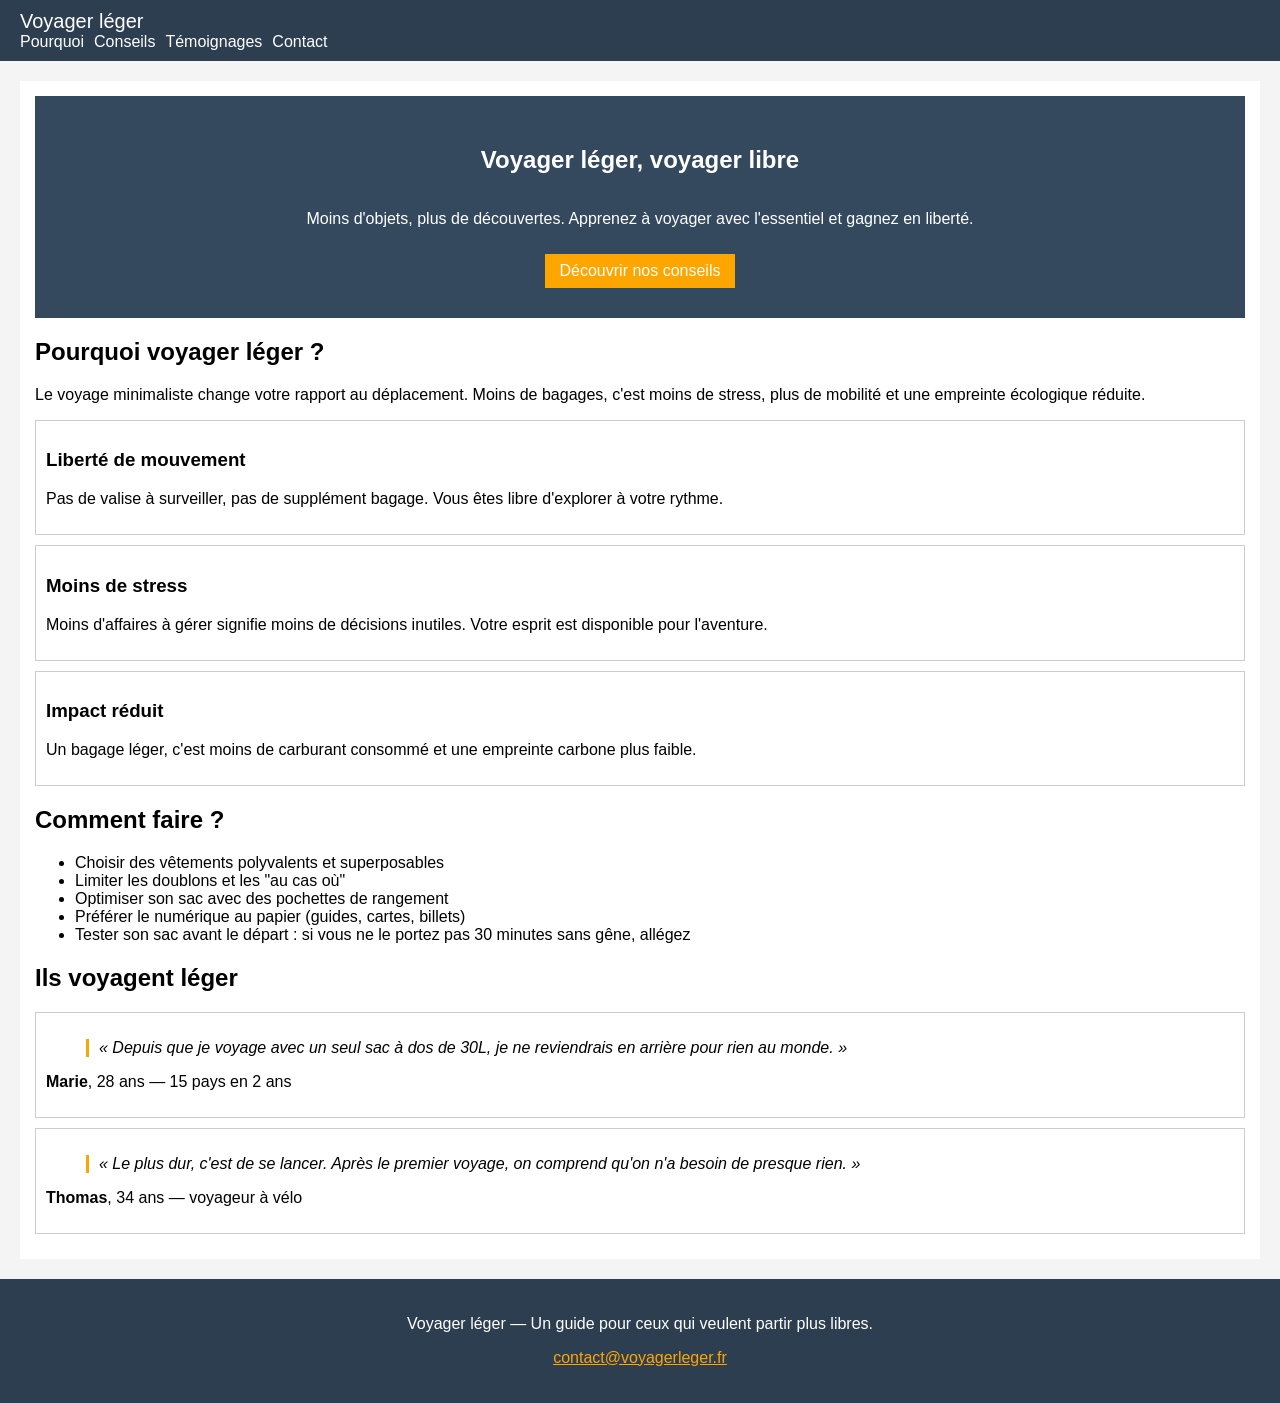
<file: TD2/Index.html>
<!DOCTYPE html>

<html lang="fr"><head><meta http-equiv="Content-Type" content="text/html; charset=UTF-8">
  
  <meta name="viewport" content="width=device-width, initial-scale=1.0">
  <title>Voyager léger — Guide du voyage minimaliste</title>
  <link rel="stylesheet" href="style.css">
</head>
<body>

  <header>
    <nav>
      <a href="https://moodle2025.uca.fr/pluginfile.php/684872/mod_resource/content/1/TD2_HTML.html#" class="logo">Voyager léger</a>
      <ul>
        <li><a href="https://moodle2025.uca.fr/pluginfile.php/684872/mod_resource/content/1/TD2_HTML.html#pourquoi">Pourquoi</a></li>
        <li><a href="https://moodle2025.uca.fr/pluginfile.php/684872/mod_resource/content/1/TD2_HTML.html#conseils">Conseils</a></li>
        <li><a href="https://moodle2025.uca.fr/pluginfile.php/684872/mod_resource/content/1/TD2_HTML.html#temoignages">Témoignages</a></li>
        <li><a href="https://moodle2025.uca.fr/pluginfile.php/684872/mod_resource/content/1/TD2_HTML.html#contact">Contact</a></li>
      </ul>
    </nav>
  </header>

  <main>

    <section class="hero">
      <h1>Voyager léger, voyager libre</h1>
      <p>Moins d'objets, plus de découvertes. Apprenez à voyager avec l'essentiel et gagnez en liberté.</p>
      <a href="https://moodle2025.uca.fr/pluginfile.php/684872/mod_resource/content/1/TD2_HTML.html#conseils">Découvrir nos conseils</a>
    </section>

    <section id="pourquoi">
      <h2>Pourquoi voyager léger ?</h2>
      <p>Le voyage minimaliste change votre rapport au déplacement. Moins de bagages, c'est moins de stress, plus de mobilité et une empreinte écologique réduite.</p>

      <article>
        <h3>Liberté de mouvement</h3>
        <p>Pas de valise à surveiller, pas de supplément bagage. Vous êtes libre d'explorer à votre rythme.</p>
      </article>

      <article>
        <h3>Moins de stress</h3>
        <p>Moins d'affaires à gérer signifie moins de décisions inutiles. Votre esprit est disponible pour l'aventure.</p>
      </article>

      <article>
        <h3>Impact réduit</h3>
        <p>Un bagage léger, c'est moins de carburant consommé et une empreinte carbone plus faible.</p>
      </article>
    </section>

    <section id="conseils">
      <h2>Comment faire ?</h2>
      <ul>
        <li>Choisir des vêtements polyvalents et superposables</li>
        <li>Limiter les doublons et les "au cas où"</li>
        <li>Optimiser son sac avec des pochettes de rangement</li>
        <li>Préférer le numérique au papier (guides, cartes, billets)</li>
        <li>Tester son sac avant le départ : si vous ne le portez pas 30 minutes sans gêne, allégez</li>
      </ul>
    </section>

    <section id="temoignages">
      <h2>Ils voyagent léger</h2>

      <article>
        <blockquote>
          <p>« Depuis que je voyage avec un seul sac à dos de 30L, je ne reviendrais en arrière pour rien au monde. »</p>
        </blockquote>
        <p><strong>Marie</strong>, 28 ans — 15 pays en 2 ans</p>
      </article>

      <article>
        <blockquote>
          <p>« Le plus dur, c'est de se lancer. Après le premier voyage, on comprend qu'on n'a besoin de presque rien. »</p>
        </blockquote>
        <p><strong>Thomas</strong>, 34 ans — voyageur à vélo</p>
      </article>
    </section>

  </main>

  <footer id="contact">
    <p>Voyager léger — Un guide pour ceux qui veulent partir plus libres.</p>
    <p><a href="mailto:contact@voyagerleger.fr">contact@voyagerleger.fr</a></p>
  </footer>



</body></html>
</file>
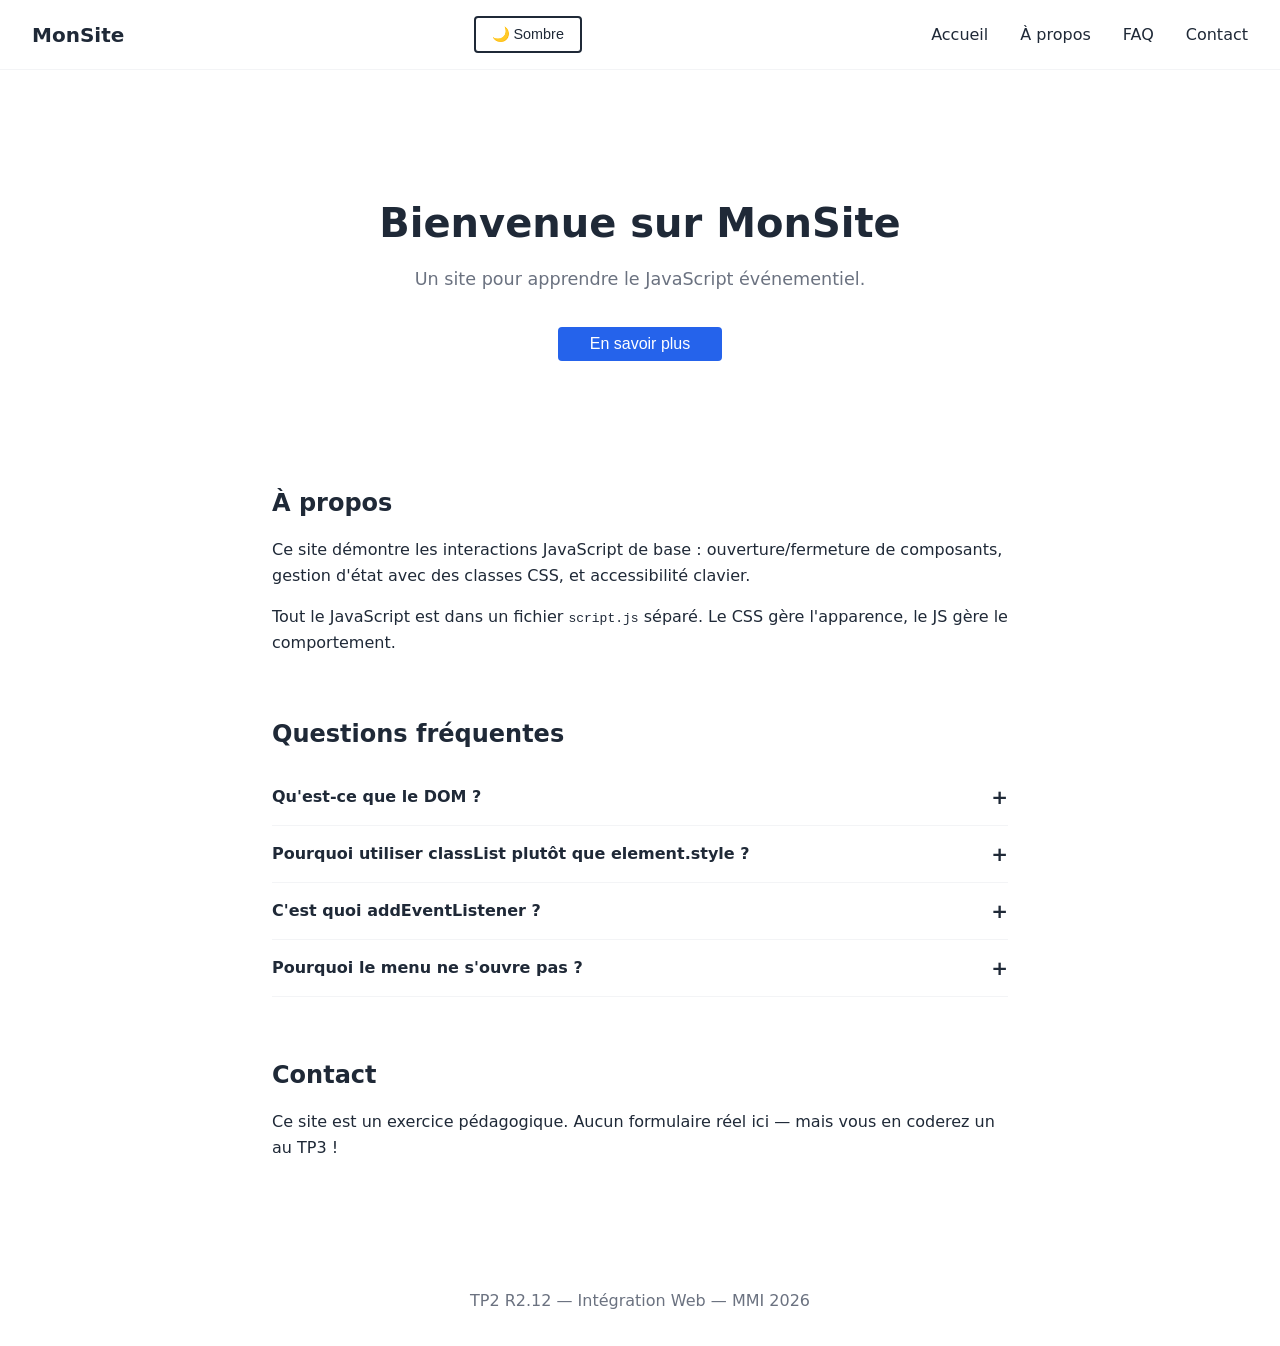
<file: TP2/index.html>
<!DOCTYPE html>
<html lang="fr">
<head>
  <meta charset="UTF-8">
  <meta name="viewport" content="width=device-width, initial-scale=1.0">
  <title>TP2 — JavaScript événementiel</title>
  <style>
    /* ================================
       VARIABLES
       ================================ */
    :root {
      --color-primary: #2563eb;
      --color-text: #1f2937;
      --color-text-light: #6b7280;
      --color-bg: #ffffff;
      --color-bg-alt: #f3f4f6;
      --color-overlay: rgba(0, 0, 0, 0.5);
      --font-base: system-ui, -apple-system, sans-serif;
      --space-sm: 0.5rem;
      --space-md: 1rem;
      --space-lg: 2rem;
      --space-xl: 4rem;
    }

    /* ================================
       THÈME SOMBRE (bonus)
       ================================ */
    .dark {
      --color-primary: #60a5fa;
      --color-text: #e5e7eb;
      --color-text-light: #9ca3af;
      --color-bg: #111827;
      --color-bg-alt: #1f2937;
      --color-overlay: rgba(0, 0, 0, 0.7);
    }

    /* ================================
       BASE
       ================================ */
    *, *::before, *::after {
      box-sizing: border-box;
    }

    body {
      font-family: var(--font-base);
      line-height: 1.6;
      color: var(--color-text);
      background-color: var(--color-bg);
      margin: 0;
      transition: background-color 0.3s, color 0.3s;
    }

    h1, h2, h3 { line-height: 1.2; }

    a {
      color: var(--color-primary);
      text-decoration: none;
    }

    a:hover { text-decoration: underline; }

    /* ================================
       HEADER + NAVIGATION
       ================================ */
    header {
      display: flex;
      justify-content: space-between;
      align-items: center;
      padding: var(--space-md) var(--space-lg);
      border-bottom: 1px solid var(--color-bg-alt);
    }

    .logo {
      font-weight: bold;
      font-size: 1.25rem;
      color: var(--color-text);
      text-decoration: none;
    }

    .header-right {
      display: flex;
      align-items: center;
      gap: var(--space-md);
    }

    /* Bouton menu burger */
    .menu-btn {
      display: none;
      background: none;
      border: 2px solid var(--color-text);
      border-radius: 0.25rem;
      color: var(--color-text);
      font-size: 1.25rem;
      padding: var(--space-sm);
      cursor: pointer;
      line-height: 1;
    }

    /* Bouton thème */
    #theme-toggle {
      background: none;
      border: 2px solid var(--color-text);
      border-radius: 0.25rem;
      color: var(--color-text);
      padding: var(--space-sm) var(--space-md);
      cursor: pointer;
      font-size: 0.9rem;
    }

    /* Navigation */
    .menu ul {
      display: flex;
      gap: var(--space-lg);
      list-style: none;
      padding: 0;
      margin: 0;
    }

    .menu a {
      color: var(--color-text);
      font-weight: 500;
    }

    /* Mobile : menu caché par défaut */
    @media (max-width: 640px) {
      .menu-btn {
        display: block;
      }

      .menu {
        display: none;
        position: absolute;
        top: 100%;
        left: 0;
        right: 0;
        background: var(--color-bg);
        border-bottom: 1px solid var(--color-bg-alt);
        padding: var(--space-md) var(--space-lg);
        z-index: 10;
      }

      .menu.is-open {
        display: block;
      }

      .menu ul {
        flex-direction: column;
        gap: var(--space-md);
      }

      header {
        position: relative;
      }
    }

    /* ================================
       MAIN
       ================================ */
    main {
      max-width: 800px;
      margin: 0 auto;
      padding: var(--space-lg);
    }

    section {
      margin-bottom: var(--space-xl);
    }

    /* ================================
       HERO
       ================================ */
    .hero {
      text-align: center;
      padding: var(--space-xl) 0;
    }

    .hero h1 {
      font-size: 2.5rem;
      margin-bottom: var(--space-sm);
    }

    .hero p {
      color: var(--color-text-light);
      font-size: 1.1rem;
    }

    /* ================================
       BOUTON MODALE
       ================================ */
    .modal-open {
      background-color: var(--color-primary);
      color: white;
      border: none;
      padding: var(--space-sm) var(--space-lg);
      border-radius: 0.25rem;
      font-size: 1rem;
      cursor: pointer;
      margin-top: var(--space-md);
    }

    .modal-open:hover {
      opacity: 0.9;
    }

    /* ================================
       MODALE
       ================================ */
    .modal {
      display: none;
      position: fixed;
      top: 0;
      left: 0;
      width: 100%;
      height: 100%;
      background: var(--color-overlay);
      z-index: 100;
      justify-content: center;
      align-items: center;
    }

    .modal.is-visible {
      display: flex;
    }

    .modal-content {
      background: var(--color-bg);
      border-radius: 0.5rem;
      padding: var(--space-lg);
      max-width: 500px;
      width: 90%;
      position: relative;
    }

    .modal-content h2 {
      margin-top: 0;
    }

    .modal-close {
      position: absolute;
      top: var(--space-md);
      right: var(--space-md);
      background: none;
      border: none;
      font-size: 1.5rem;
      cursor: pointer;
      color: var(--color-text);
      line-height: 1;
    }

    /* ================================
       ACCORDÉON FAQ
       ================================ */
    .faq-item {
      border-bottom: 1px solid var(--color-bg-alt);
    }

    .faq-question {
      width: 100%;
      background: none;
      border: none;
      text-align: left;
      padding: var(--space-md) 0;
      font-size: 1rem;
      font-weight: 600;
      color: var(--color-text);
      cursor: pointer;
      display: flex;
      justify-content: space-between;
      align-items: center;
      font-family: var(--font-base);
    }

    .faq-question::after {
      content: '+';
      font-size: 1.25rem;
      transition: transform 0.2s;
    }

    .faq-answer {
      display: none;
      padding: 0 0 var(--space-md) 0;
      color: var(--color-text-light);
    }

    .faq-answer.is-visible {
      display: block;
    }

    /* ================================
       FOCUS VISIBLE
       ================================ */
    :focus-visible {
      outline: 2px solid var(--color-primary);
      outline-offset: 2px;
    }
  </style>
</head>
<body>

  <!-- ================================
       HEADER + NAVIGATION
       ================================ -->
  <header>
    <a href="#" class="logo">MonSite</a>
    <div class="header-right">
      <button id="theme-toggle">🌙 Sombre</button>
      <button class="menu-btn" aria-expanded="false">☰</button>
    </div>
    <nav class="menu">
      <ul>
        <li><a href="#accueil">Accueil</a></li>
        <li><a href="#apropos">À propos</a></li>
        <li><a href="#faq">FAQ</a></li>
        <li><a href="#contact">Contact</a></li>
      </ul>
    </nav>
  </header>

  <main>

    <!-- ================================
         HERO + BOUTON MODALE
         ================================ -->
    <section id="accueil" class="hero">
      <h1>Bienvenue sur MonSite</h1>
      <p>Un site pour apprendre le JavaScript événementiel.</p>
      <button class="modal-open">En savoir plus</button>
    </section>

    <!-- ================================
         MODALE
         ================================ -->
    <div class="modal" aria-hidden="true">
      <div class="modal-content">
        <button class="modal-close">✕</button>
        <h2>À propos de ce site</h2>
        <p>Ce site est un exercice du TP2 R2.12. Il sert de support pour apprendre à manipuler le DOM avec JavaScript.</p>
        <p>Vous allez coder le menu burger, cette modale, et l'accordéon FAQ en JavaScript pur.</p>
      </div>
    </div>

    <!-- ================================
         SECTION À PROPOS
         ================================ -->
    <section id="apropos">
      <h2>À propos</h2>
      <p>Ce site démontre les interactions JavaScript de base : ouverture/fermeture de composants, gestion d'état avec des classes CSS, et accessibilité clavier.</p>
      <p>Tout le JavaScript est dans un fichier <code>script.js</code> séparé. Le CSS gère l'apparence, le JS gère le comportement.</p>
    </section>

    <!-- ================================
         ACCORDÉON FAQ
         ================================ -->
    <section id="faq">
      <h2>Questions fréquentes</h2>

      <div class="faq-item">
        <button class="faq-question">Qu'est-ce que le DOM ?</button>
        <div class="faq-answer">
          <p>Le DOM (Document Object Model) est la représentation de la page Web en mémoire. JavaScript peut le lire et le modifier pour créer des interactions.</p>
        </div>
      </div>

      <div class="faq-item">
        <button class="faq-question">Pourquoi utiliser classList plutôt que element.style ?</button>
        <div class="faq-answer">
          <p>Parce que le JavaScript gère le comportement et le CSS gère l'apparence. En utilisant classList, on garde chaque responsabilité à sa place.</p>
        </div>
      </div>

      <div class="faq-item">
        <button class="faq-question">C'est quoi addEventListener ?</button>
        <div class="faq-answer">
          <p>C'est la méthode qui permet de dire au navigateur : "quand tel événement arrive sur cet élément, exécute ce code". C'est le cœur du JavaScript événementiel.</p>
        </div>
      </div>

      <div class="faq-item">
        <button class="faq-question">Pourquoi le menu ne s'ouvre pas ?</button>
        <div class="faq-answer">
          <p>Probablement parce que le fichier script.js n'est pas encore lié, ou parce que le JavaScript n'est pas encore écrit. C'est votre mission !</p>
        </div>
      </div>
    </section>

    <!-- ================================
         CONTACT
         ================================ -->
    <section id="contact">
      <h2>Contact</h2>
      <p>Ce site est un exercice pédagogique. Aucun formulaire réel ici — mais vous en coderez un au TP3 !</p>
    </section>

  </main>

  <footer>
    <p style="text-align: center; padding: 1rem; color: var(--color-text-light);">TP2 R2.12 — Intégration Web — MMI 2026</p>
  </footer>

  <!-- ================================
       JAVASCRIPT : à vous de jouer !
       Créez un fichier script.js et liez-le ici.
       ================================ -->
  <!-- <script src="script.js"></script> -->
  
<script src="script.js"></script> 
</body>
</html>
</file>
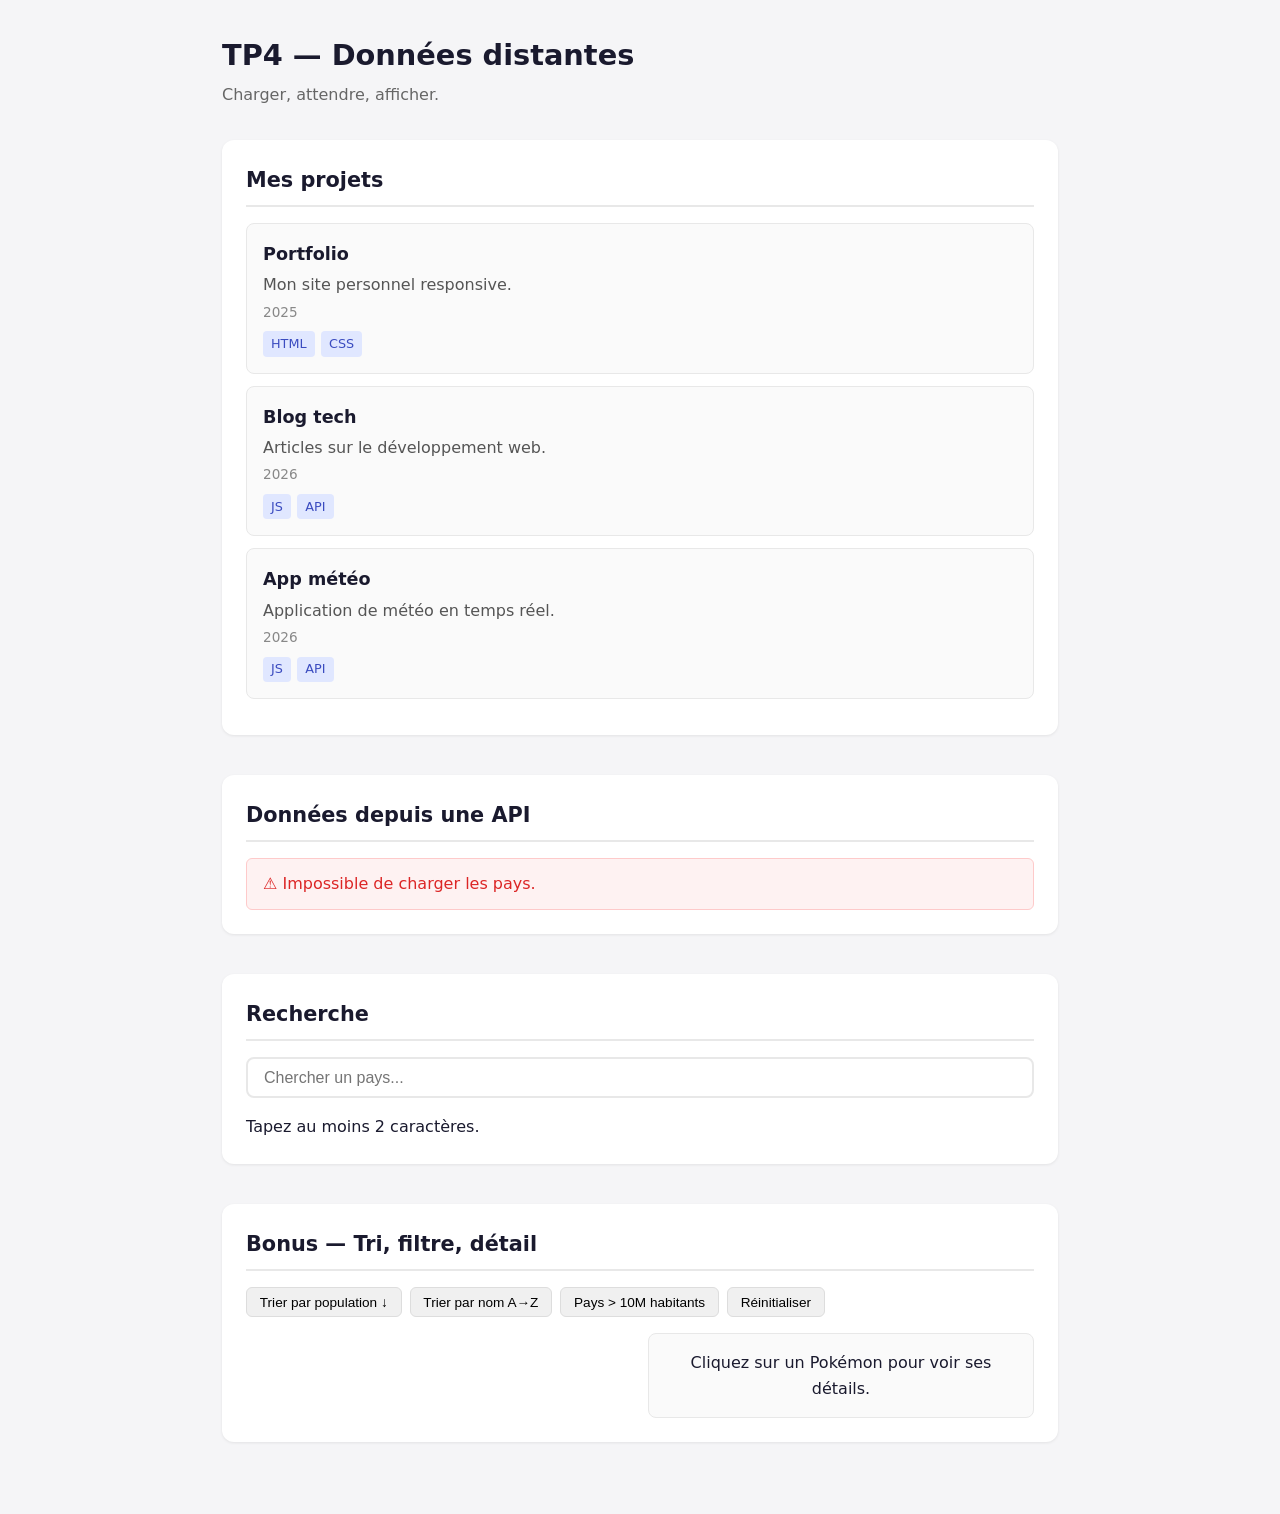
<file: TP4/index.html>
<!DOCTYPE html>
<html lang="fr">
<head>
  <meta charset="UTF-8">
  <meta name="viewport" content="width=device-width, initial-scale=1.0">
  <title>TP4 — Fetch & API</title>
  <link rel="stylesheet" href="style.css">
</head>
<body>

  <header>
    <h1>TP4 — Données distantes</h1>
    <p>Charger, attendre, afficher.</p>
  </header>

  <main>

    <!-- ============================================
         TEMPS 1 — JSON local
         Exercices 1.1 à 1.3
         ============================================ -->
    <section id="section-projets">
      <h2>Mes projets</h2>
      <div id="projets-liste" aria-live="polite">
        <p>Les projets s'afficheront ici.</p>
      </div>
    </section>

    <!-- ============================================
         TEMPS 2 — API distante
         Exercices 2.1 à 2.3
         ============================================ -->
    <section id="section-api">
      <h2>Données depuis une API</h2>
      <div id="api-liste" aria-live="polite">
        <p>Les données de l'API s'afficheront ici.</p>
      </div>
    </section>

    <!-- ============================================
         TEMPS 3 — Recherche + API
         Exercices 3.1 et 3.2
         ============================================ -->
    <section id="section-recherche">
      <h2>Recherche</h2>
      <input type="search" id="recherche" placeholder="Chercher un pays...">
      <div id="recherche-resultats" aria-live="polite">
        <p>Tapez au moins 2 caractères.</p>
      </div>
    </section>

    <!-- ============================================
         TEMPS 4 — Aller plus loin (bonus)
         Exercices 4.1 à 4.3
         ============================================ -->
    <section id="section-bonus">
      <h2>Bonus — Tri, filtre, détail</h2>

      <!-- 4.1 — Contrôles de tri/filtre -->
      <div id="controles">
        <button id="tri-pop">Trier par population ↓</button>
        <button id="tri-nom">Trier par nom A→Z</button>
        <button id="filtre-grand">Pays > 10M habitants</button>
        <button id="reinitialiser">Réinitialiser</button>
      </div>

      <!-- 4.2 — Liste + Détail Pokémon -->
      <div id="pokemon">
        <div id="liste-pokemon"></div>
        <div id="detail-pokemon">
          <p>Cliquez sur un Pokémon pour voir ses détails.</p>
        </div>
      </div>
    </section>

  </main>

  <script src="script.js"></script>
</body>
</html>
</file>
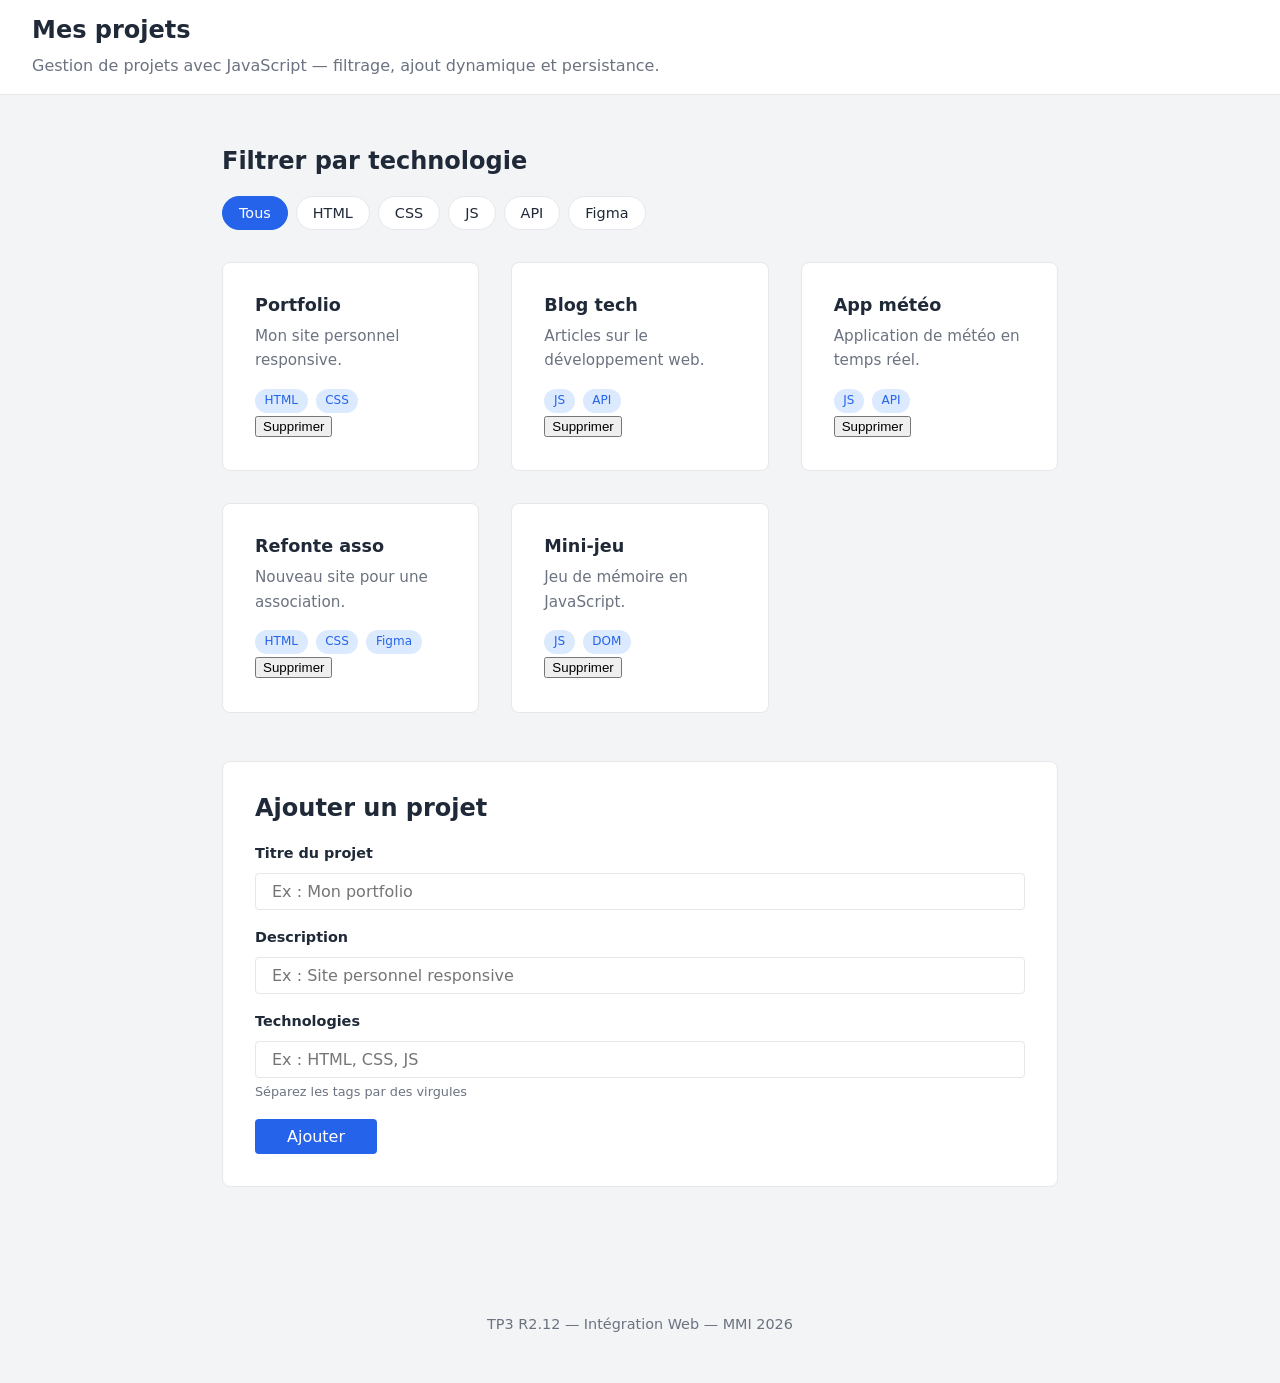
<file: TP3/indexx.html>
<!DOCTYPE html>
<html lang="fr">
<head>
  <meta charset="UTF-8">
  <meta name="viewport" content="width=device-width, initial-scale=1.0">
  <title>TP3 — JavaScript + données</title>
  <style>
    /* ================================
       VARIABLES
       ================================ */
    :root {
      --color-primary: #2563eb;
      --color-primary-light: #dbeafe;
      --color-text: #1f2937;
      --color-text-light: #6b7280;
      --color-bg: #ffffff;
      --color-bg-alt: #f3f4f6;
      --color-border: #e5e7eb;
      --color-error: #dc2626;
      --color-success: #059669;
      --font-base: system-ui, -apple-system, sans-serif;
      --space-sm: 0.5rem;
      --space-md: 1rem;
      --space-lg: 2rem;
      --space-xl: 3rem;
      --radius: 0.5rem;
    }

    /* ================================
       BASE
       ================================ */
    *, *::before, *::after {
      box-sizing: border-box;
    }

    body {
      font-family: var(--font-base);
      line-height: 1.6;
      color: var(--color-text);
      background-color: var(--color-bg-alt);
      margin: 0;
    }

    h1, h2, h3 { line-height: 1.2; }

    /* ================================
       LAYOUT
       ================================ */
    header {
      background: var(--color-bg);
      border-bottom: 1px solid var(--color-border);
      padding: var(--space-md) var(--space-lg);
    }

    header h1 {
      margin: 0;
      font-size: 1.5rem;
    }

    header p {
      margin: var(--space-sm) 0 0;
      color: var(--color-text-light);
    }

    main {
      max-width: 900px;
      margin: 0 auto;
      padding: var(--space-lg);
    }

    section {
      margin-bottom: var(--space-xl);
    }

    /* ================================
       FILTRES
       ================================ */
    .filtres {
      display: flex;
      flex-wrap: wrap;
      gap: var(--space-sm);
      margin-bottom: var(--space-lg);
    }

    .filtre {
      background: var(--color-bg);
      border: 1px solid var(--color-border);
      border-radius: 2rem;
      padding: var(--space-sm) var(--space-md);
      font-size: 0.9rem;
      cursor: pointer;
      color: var(--color-text);
      font-family: var(--font-base);
      transition: background-color 0.2s, border-color 0.2s;
    }

    .filtre:hover {
      border-color: var(--color-primary);
    }

    .filtre.active {
      background-color: var(--color-primary);
      color: white;
      border-color: var(--color-primary);
    }

    /* ================================
       GRILLE DE PROJETS
       ================================ */
    #projets-liste {
      display: grid;
      grid-template-columns: repeat(auto-fit, minmax(250px, 1fr));
      gap: var(--space-lg);
      min-height: 100px;
    }

    /* Style des cartes (générées en JS) */
    .carte {
      background: var(--color-bg);
      border: 1px solid var(--color-border);
      border-radius: var(--radius);
      padding: var(--space-lg);
      transition: transform 0.2s, box-shadow 0.2s;
    }

    .carte:hover {
      transform: translateY(-2px);
      box-shadow: 0 4px 12px rgba(0, 0, 0, 0.08);
    }

    .carte h3 {
      margin: 0 0 var(--space-sm);
      font-size: 1.1rem;
    }

    .carte p {
      margin: 0 0 var(--space-md);
      color: var(--color-text-light);
      font-size: 0.95rem;
    }

    .tags {
      display: flex;
      flex-wrap: wrap;
      gap: var(--space-sm);
    }

    .tag {
      display: inline-block;
      font-size: 0.75rem;
      background: var(--color-primary-light);
      color: var(--color-primary);
      padding: 0.15rem 0.6rem;
      border-radius: 1rem;
      font-weight: 500;
    }

    /* ================================
       MESSAGES D'ÉTAT
       ================================ */
    .loading {
      text-align: center;
      color: var(--color-text-light);
      padding: var(--space-xl);
      grid-column: 1 / -1;
    }

    .error {
      text-align: center;
      color: var(--color-error);
      padding: var(--space-xl);
      grid-column: 1 / -1;
    }

    .vide {
      text-align: center;
      color: var(--color-text-light);
      padding: var(--space-xl);
      grid-column: 1 / -1;
    }

    /* ================================
       FORMULAIRE D'AJOUT
       ================================ */
    #form-ajout {
      background: var(--color-bg);
      border: 1px solid var(--color-border);
      border-radius: var(--radius);
      padding: var(--space-lg);
    }

    #form-ajout h2 {
      margin-top: 0;
    }

    .form-group {
      margin-bottom: var(--space-md);
    }

    .form-group label {
      display: block;
      font-weight: 600;
      margin-bottom: var(--space-sm);
      font-size: 0.9rem;
    }

    .form-group input {
      width: 100%;
      padding: var(--space-sm) var(--space-md);
      border: 1px solid var(--color-border);
      border-radius: 0.25rem;
      font-size: 1rem;
      font-family: var(--font-base);
      color: var(--color-text);
      background: var(--color-bg);
    }

    .form-group input:focus {
      outline: 2px solid var(--color-primary);
      outline-offset: 1px;
      border-color: var(--color-primary);
    }

    .form-group small {
      display: block;
      margin-top: 0.25rem;
      color: var(--color-text-light);
      font-size: 0.8rem;
    }

    #form-ajout button[type="submit"] {
      background-color: var(--color-primary);
      color: white;
      border: none;
      padding: var(--space-sm) var(--space-lg);
      border-radius: 0.25rem;
      font-size: 1rem;
      cursor: pointer;
      font-family: var(--font-base);
    }

    #form-ajout button[type="submit"]:hover {
      opacity: 0.9;
    }

    /* ================================
       COMPTEUR
       ================================ */
    .compteur {
      text-align: right;
      color: var(--color-text-light);
      font-size: 0.9rem;
      margin-bottom: var(--space-sm);
    }

    /* ================================
       FOOTER
       ================================ */
    footer {
      text-align: center;
      padding: var(--space-lg);
      color: var(--color-text-light);
      font-size: 0.9rem;
    }

    /* ================================
       FOCUS VISIBLE
       ================================ */
    :focus-visible {
      outline: 2px solid var(--color-primary);
      outline-offset: 2px;
    }

    /* ================================
       RESPONSIVE
       ================================ */
    @media (max-width: 600px) {
      main {
        padding: var(--space-md);
      }

      #projets-liste {
        grid-template-columns: 1fr;
      }
    }
  </style>
</head>
<body>

  <!-- ================================
       HEADER
       ================================ -->
  <header>
    <h1>Mes projets</h1>
    <p>Gestion de projets avec JavaScript — filtrage, ajout dynamique et persistance.</p>
  </header>

  <main>

    <!-- ================================
         FILTRES
         ================================ -->
    <section>
      <h2>Filtrer par technologie</h2>
      <div class="filtres">
        <button class="filtre active" data-tag="tous">Tous</button>
        <button class="filtre" data-tag="HTML">HTML</button>
        <button class="filtre" data-tag="CSS">CSS</button>
        <button class="filtre" data-tag="JS">JS</button>
        <button class="filtre" data-tag="API">API</button>
        <button class="filtre" data-tag="Figma">Figma</button>
      </div>

      <!-- Compteur de résultats -->
      <p class="compteur" aria-live="polite"></p>

      <!-- Conteneur des cartes (généré en JS) -->
      <div id="projets-liste">
        <p class="vide">Chargement des projets...</p>
      </div>
    </section>

    <!-- ================================
         FORMULAIRE D'AJOUT
         ================================ -->
    <section>
      <form id="form-ajout">
        <h2>Ajouter un projet</h2>

        <div class="form-group">
          <label for="input-titre">Titre du projet</label>
          <input type="text" id="input-titre" placeholder="Ex : Mon portfolio" required>
        </div>

        <div class="form-group">
          <label for="input-desc">Description</label>
          <input type="text" id="input-desc" placeholder="Ex : Site personnel responsive" required>
        </div>

        <div class="form-group">
          <label for="input-tags">Technologies</label>
          <input type="text" id="input-tags" placeholder="Ex : HTML, CSS, JS">
          <small>Séparez les tags par des virgules</small>
        </div>

        <button type="submit">Ajouter</button>
      </form>
    </section>

  </main>

  <footer>
    <p>TP3 R2.12 — Intégration Web — MMI 2026</p>
  </footer>

  <!-- ================================
       JAVASCRIPT : à vous de jouer !
       Créez un fichier script.js et liez-le ici.
       ================================ -->
  <!-- <script src="script.js"></script> -->
   <script src="script.js"></script> 

</body>
</html>
</file>
<file: TD2/style.css>
body {
  font-family: Arial, sans-serif;
  background-color: #f4f4f4;
  color: black;
  margin: 0;
}

header {
  background-color: #2c3e50;
  padding: 10px 20px;
  display: flex; 
  justify-content: space-between; 
  align-items: center; 
}

.logo {
  color: white;
  text-decoration: none;
  font-size: 20px;
}

nav ul {
  list-style: none;
  display: flex; 
  gap: 10px;
  margin: 0;
  padding: 0;
}

nav li {
  margin: 0;
}

nav a {
  color: white;
  text-decoration: none;
}

.hero {
  display: flex; 
  flex-direction: column;
  align-items: center;
  justify-content: center;
  background-color: #34495e;
  color: white;
  padding: 30px;
  text-align: center;
}

.hero a {
  display: inline-block;
  background-color: orange;
  color: white;
  padding: 8px 15px;
  text-decoration: none;
  margin-top: 10px;
}

main {
  background-color: white;
  margin: 20px;
  padding: 15px;
}

article {
  border: 1px solid #ccc;
  margin-bottom: 10px;
  padding: 10px;
}

blockquote {
  border-left: 3px solid orange;
  padding-left: 10px;
  font-style: italic;
}

footer {
  background-color: #2c3e50;
  color: white;
  text-align: center;
  padding: 20px;
}

footer a {
  color: orange;
}

@media screen and (max-width: 600px) {
  nav ul {
    flex-direction: column; 
    align-items: center;
  }

  main {
    margin: 10px;
  }

  .hero {
    padding: 20px;
  }
}
</file>
<file: TP4/style.css>
/* ===========================
   TP4 — Styles de départ
   =========================== */

* {
  margin: 0;
  padding: 0;
  box-sizing: border-box;
}

body {
  font-family: system-ui, -apple-system, sans-serif;
  line-height: 1.6;
  color: #1a1a2e;
  background-color: #f5f5f7;
  padding: 2rem;
  max-width: 900px;
  margin: 0 auto;
}

/* --- En-tête --- */

header {
  margin-bottom: 2rem;
}

header h1 {
  font-size: 1.8rem;
  margin-bottom: 0.25rem;
}

header p {
  color: #666;
}

/* --- Sections --- */

section {
  margin-bottom: 2.5rem;
  padding: 1.5rem;
  background: white;
  border-radius: 12px;
  box-shadow: 0 1px 3px rgba(0, 0, 0, 0.08);
}

section h2 {
  font-size: 1.3rem;
  margin-bottom: 1rem;
  padding-bottom: 0.5rem;
  border-bottom: 2px solid #e8e8e8;
}

/* --- Cartes --- */

.carte {
  padding: 1rem;
  margin-bottom: 0.75rem;
  background: #fafafa;
  border: 1px solid #e8e8e8;
  border-radius: 8px;
}

.carte h3 {
  font-size: 1.1rem;
  margin-bottom: 0.25rem;
}

.carte p {
  color: #555;
  margin-bottom: 0.25rem;
}

.carte .annee {
  font-size: 0.85rem;
  color: #888;
}

/* --- Tags --- */

.tags {
  display: flex;
  gap: 0.4rem;
  flex-wrap: wrap;
  margin-top: 0.5rem;
}

.tag {
  display: inline-block;
  padding: 0.15rem 0.5rem;
  background: #e0e7ff;
  color: #3b4cc0;
  border-radius: 4px;
  font-size: 0.8rem;
  font-weight: 500;
}

/* --- États : chargement, erreur --- */

.loading {
  color: #666;
  font-style: italic;
  padding: 1rem 0;
}

.loading::before {
  content: '⏳ ';
}

.error {
  color: #dc2626;
  background: #fef2f2;
  padding: 0.75rem 1rem;
  border-radius: 6px;
  border: 1px solid #fecaca;
}

.error::before {
  content: '⚠️ ';
}

/* --- Champ de recherche --- */

input[type="search"] {
  width: 100%;
  padding: 0.6rem 1rem;
  font-size: 1rem;
  border: 2px solid #e8e8e8;
  border-radius: 8px;
  margin-bottom: 1rem;
  outline: none;
  transition: border-color 0.2s;
}

input[type="search"]:focus {
  border-color: #3b4cc0;
}

/* --- Boutons de contrôle (bonus) --- */

#controles {
  display: flex;
  gap: 0.5rem;
  flex-wrap: wrap;
  margin-bottom: 1rem;
}

#controles button {
  padding: 0.4rem 0.8rem;
  font-size: 0.85rem;
  background: #f0f0f0;
  border: 1px solid #ddd;
  border-radius: 6px;
  cursor: pointer;
  transition: background-color 0.2s;
}

#controles button:hover {
  background: #e0e7ff;
}

/* --- Pokémon liste + détail (bonus) --- */

#pokemon {
  display: grid;
  grid-template-columns: 1fr 1fr;
  gap: 1rem;
  margin-top: 1rem;
}

#liste-pokemon {
  display: flex;
  flex-direction: column;
  gap: 0.3rem;
  max-height: 400px;
  overflow-y: auto;
}

#liste-pokemon button {
  text-align: left;
  padding: 0.4rem 0.6rem;
  background: #fafafa;
  border: 1px solid #e8e8e8;
  border-radius: 4px;
  cursor: pointer;
  text-transform: capitalize;
  transition: background-color 0.2s;
}

#liste-pokemon button:hover {
  background: #e0e7ff;
}

#detail-pokemon {
  padding: 1rem;
  background: #fafafa;
  border: 1px solid #e8e8e8;
  border-radius: 8px;
  text-align: center;
}

#detail-pokemon h2 {
  text-transform: capitalize;
  border: none;
  padding: 0;
}

#detail-pokemon img {
  width: 120px;
  height: 120px;
  image-rendering: pixelated;
}
</file>
